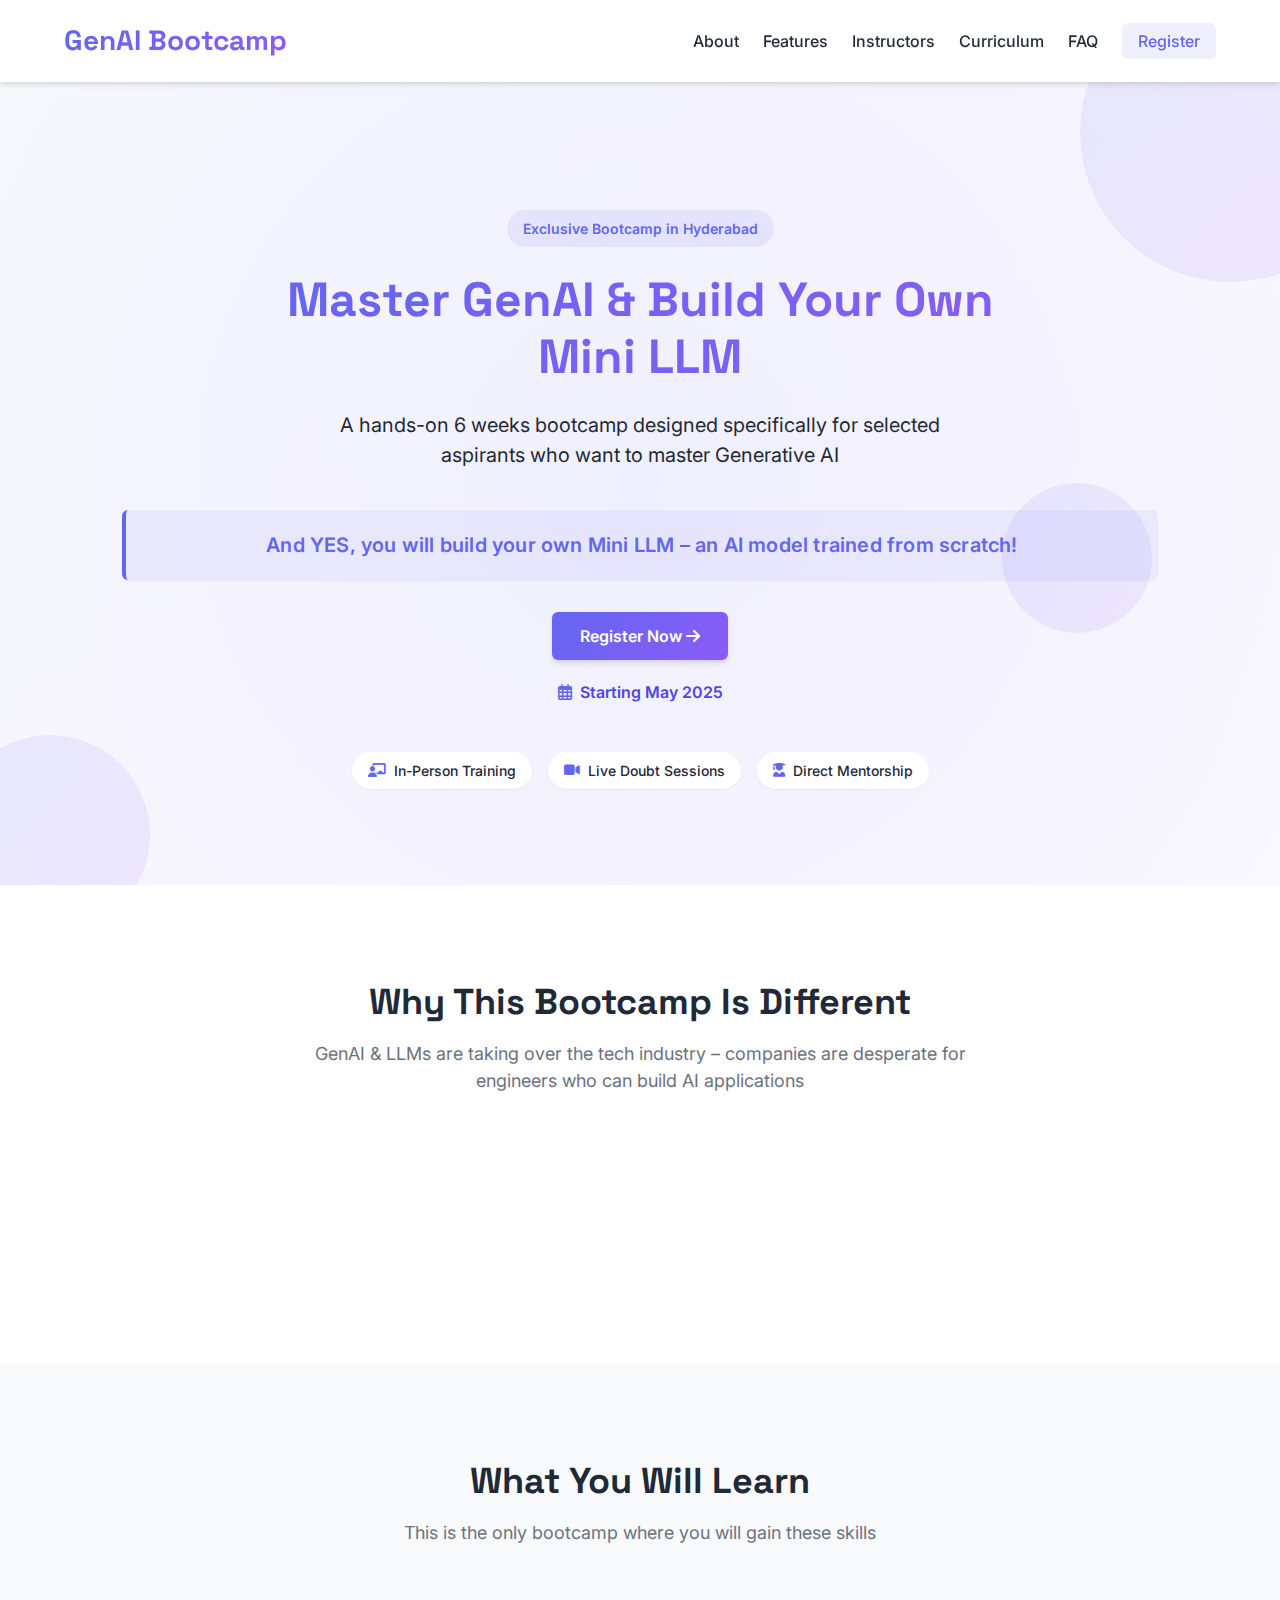
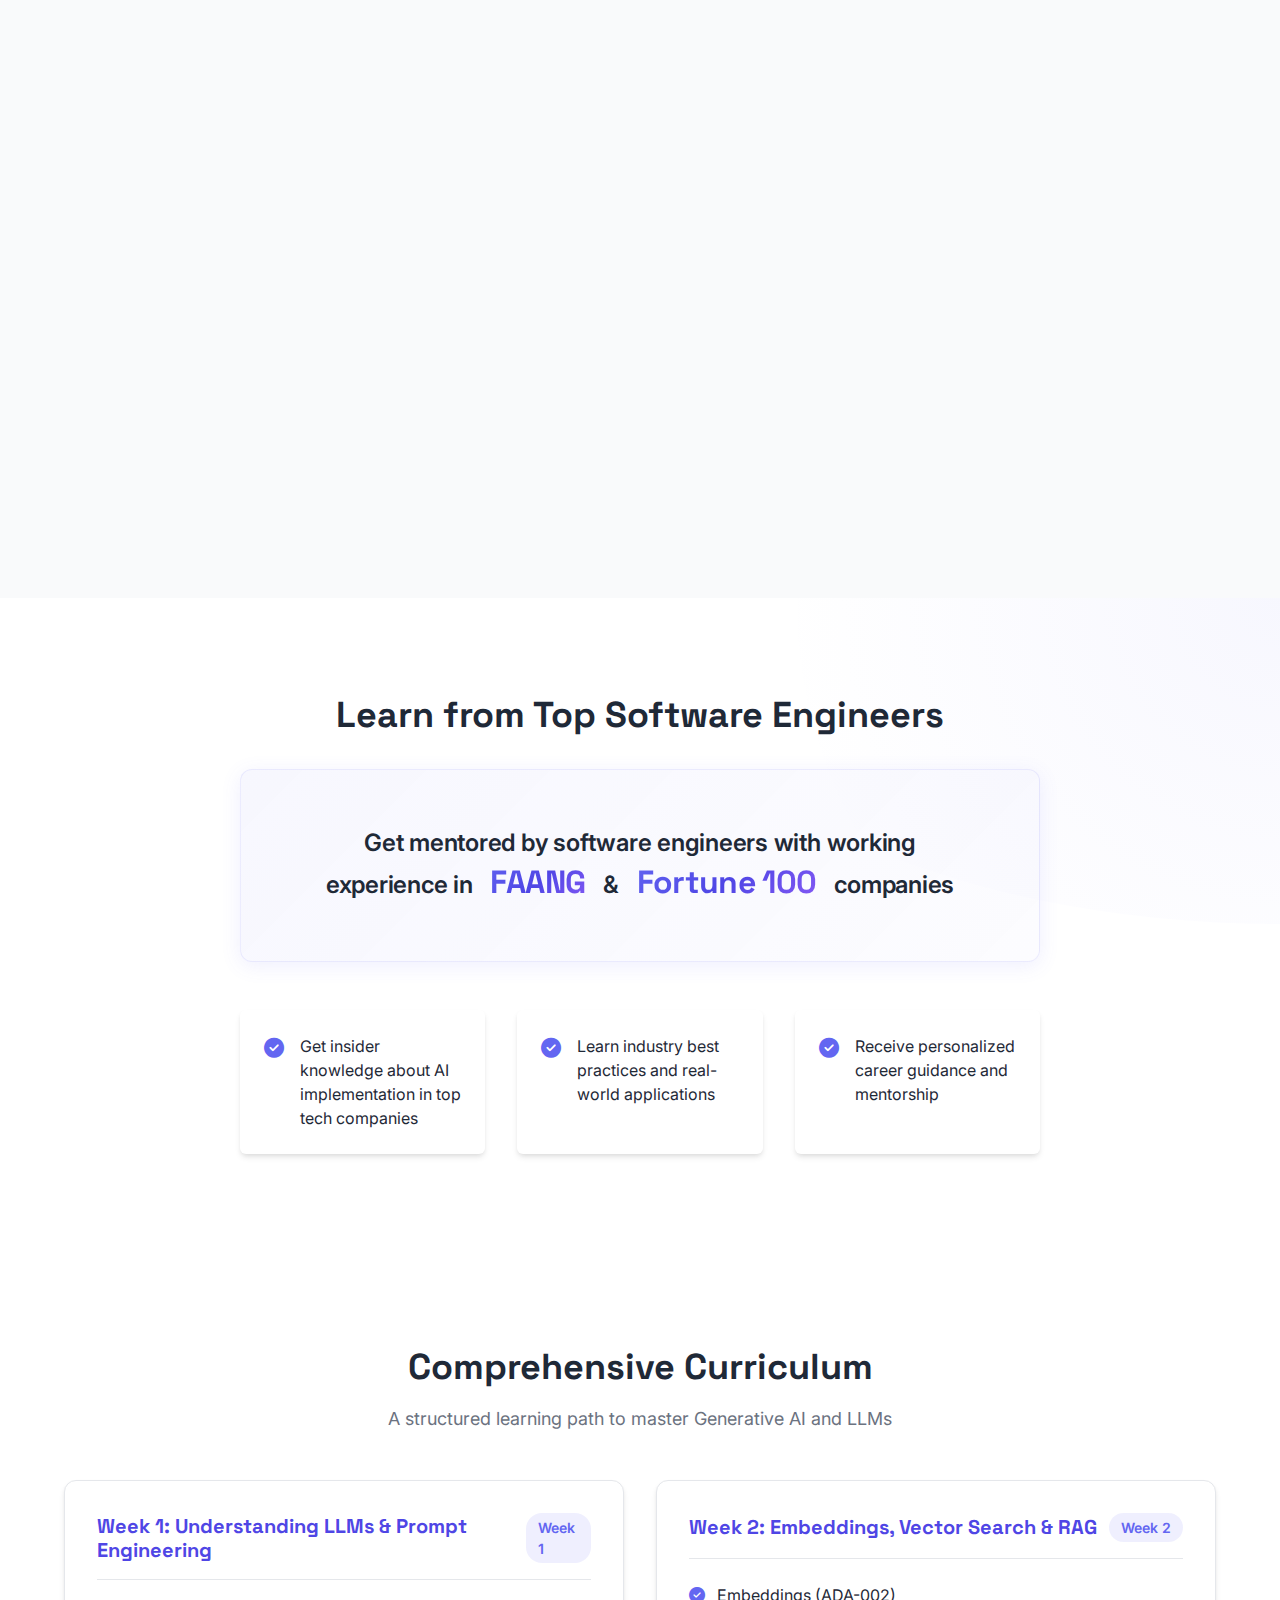
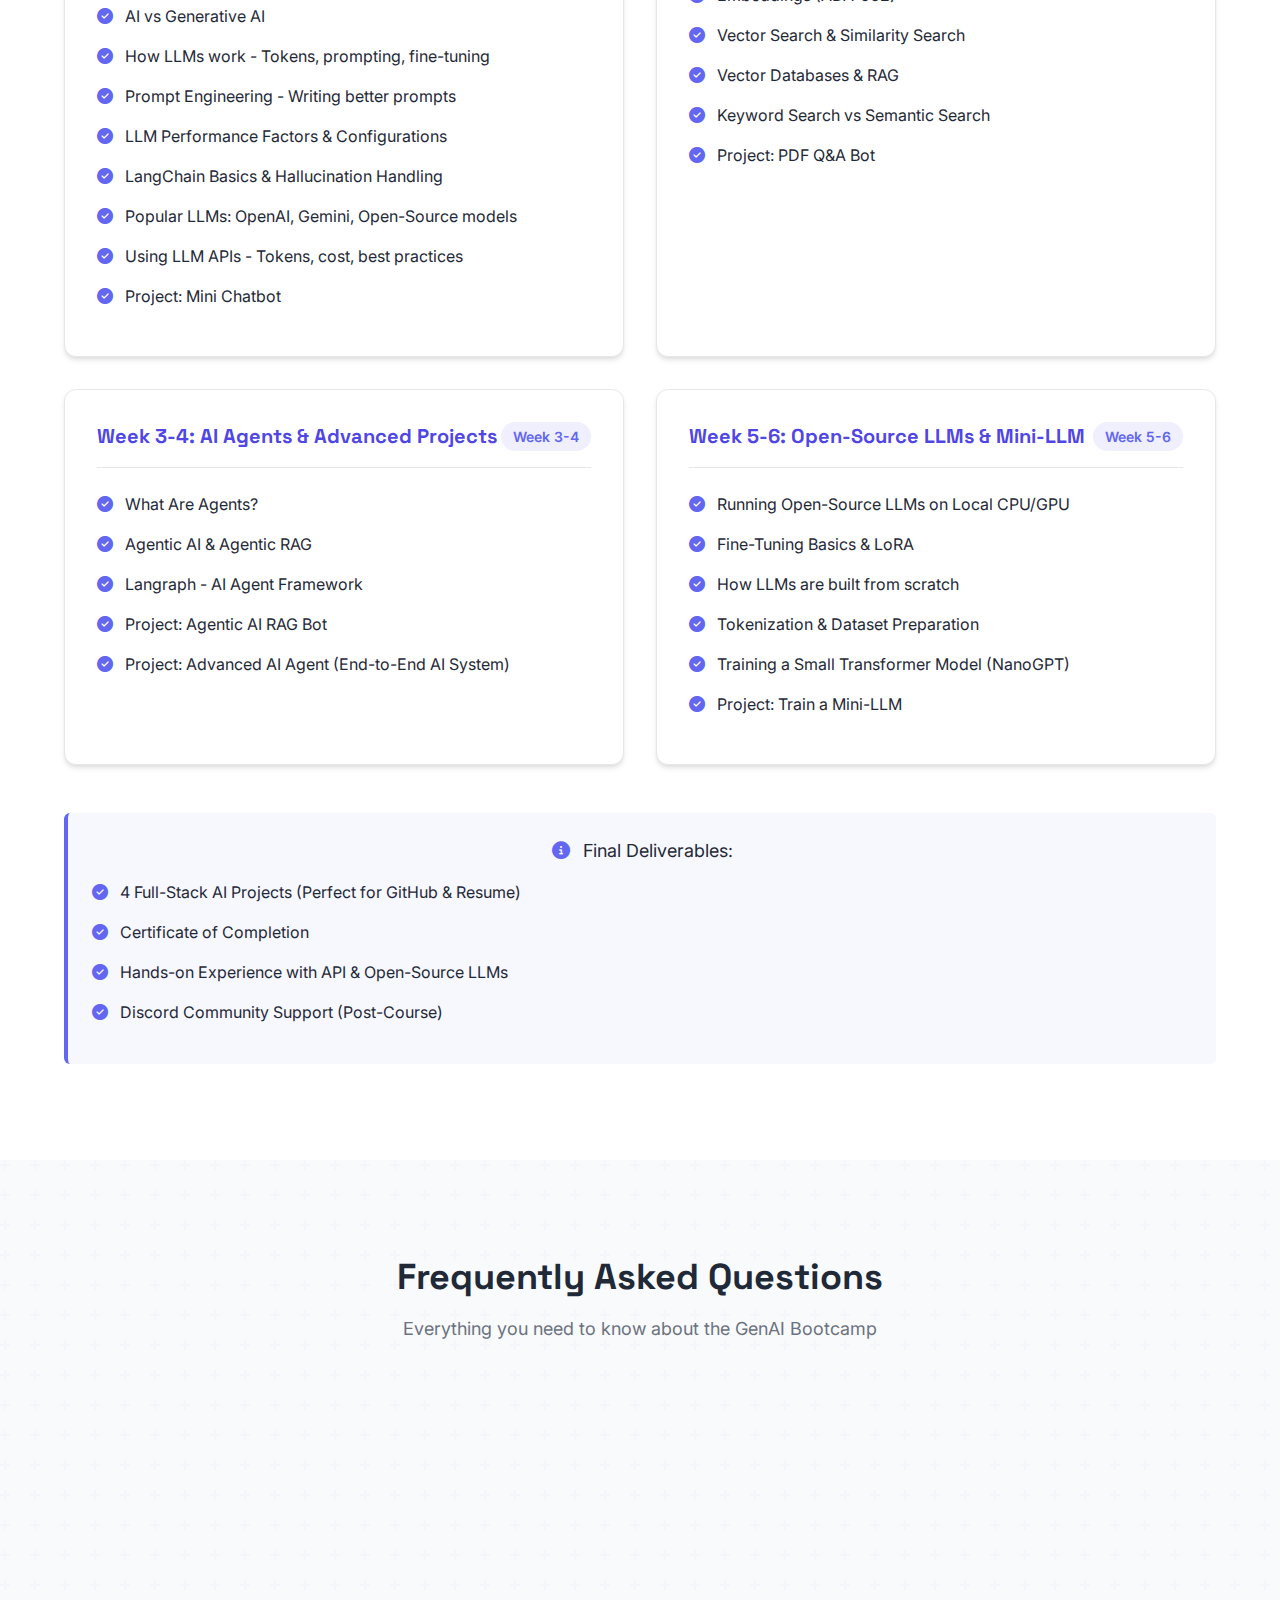
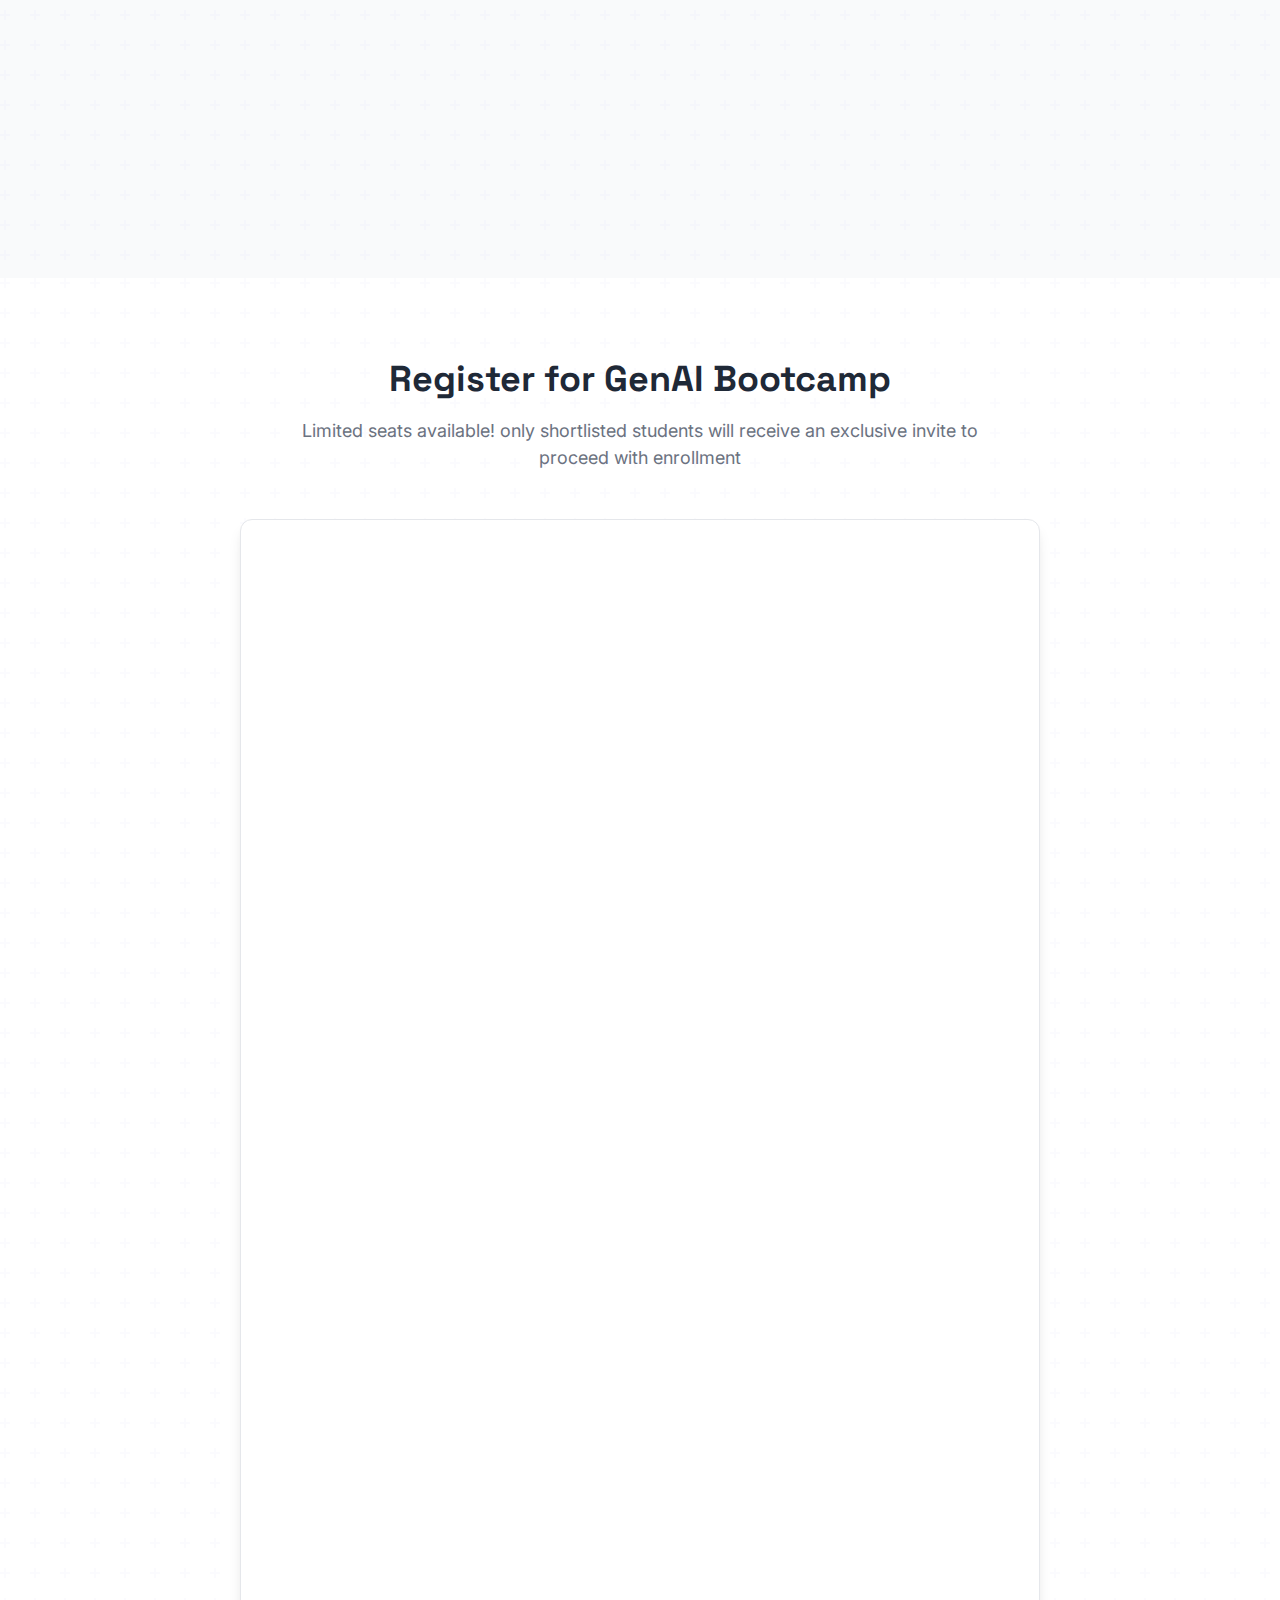
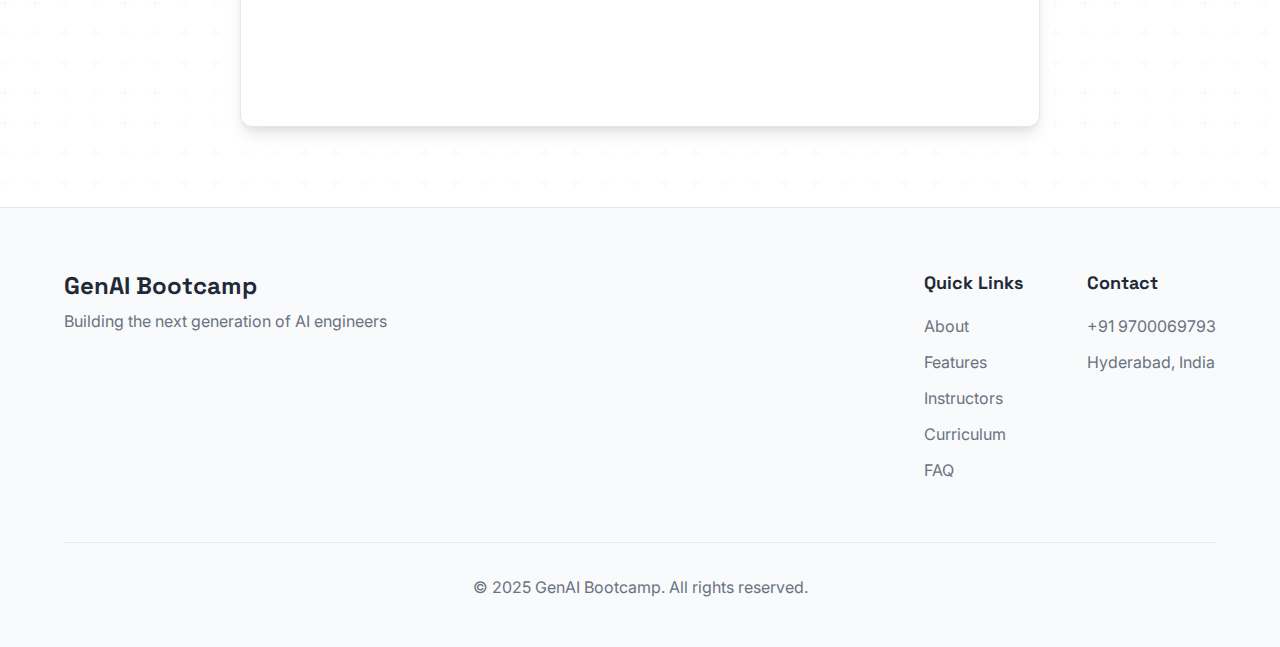
<file: index.html>
<!DOCTYPE html>
<html lang="en">
<head>
    <meta charset="UTF-8">
    <meta name="viewport" content="width=device-width, initial-scale=1.0">
    <meta name="description" content="Generative AI Workshop for selected aspirants - Learn AI fundamentals, build your own Mini LLM, and master practical applications">
    <title>GenAI Bootcamp - Build Your Own Mini LLM | Hyderabad</title>
    <link rel="stylesheet" href="assets/css/styles.css">
    <link rel="preconnect" href="https://fonts.googleapis.com">
    <link rel="preconnect" href="https://fonts.gstatic.com" crossorigin>
    <link href="https://fonts.googleapis.com/css2?family=Inter:wght@300;400;500;600;700&family=Space+Grotesk:wght@400;500;600;700&display=swap" rel="stylesheet">
    <!-- Favicon -->
    <link rel="icon" href="assets/images/favicon.svg" type="image/svg+xml">
    <link rel="icon" href="assets/images/favicon.ico" sizes="any">
    <!-- Font Awesome for icons -->
    <link rel="stylesheet" href="https://cdnjs.cloudflare.com/ajax/libs/font-awesome/6.4.0/css/all.min.css">
</head>
<body>
    <header class="header">
        <div class="container">
            <div class="header__logo">
                <h1>GenAI Bootcamp</h1>
            </div>
            <nav class="header__nav">
                <ul class="nav__list">
                    <li class="nav__item"><a href="#about" class="nav__link">About</a></li>
                    <li class="nav__item"><a href="#features" class="nav__link">Features</a></li>
                    <li class="nav__item"><a href="#instructors" class="nav__link">Instructors</a></li>
                    <li class="nav__item"><a href="#curriculum" class="nav__link">Curriculum</a></li>
                    <li class="nav__item"><a href="#faq" class="nav__link">FAQ</a></li>
                    <li class="nav__item"><a href="#survey" class="nav__link nav__link--cta">Register</a></li>
                </ul>
                <button class="mobile-nav-toggle" aria-label="Toggle navigation menu">
                    <span></span>
                    <span></span>
                    <span></span>
                </button>
            </nav>
        </div>
    </header>

    <main>
        <!-- Hero Section -->
        <section class="hero">
            <div class="container">
                <div class="hero__content">
                    <span class="hero__badge">Exclusive Bootcamp in Hyderabad</span>
                    <h2 class="hero__title">Master GenAI & Build Your Own Mini LLM</h2>
                    <p class="hero__subtitle">A hands-on 6 weeks bootcamp designed specifically for selected aspirants who want to master Generative AI</p>
                    <p class="highlight-text">And YES, you will build your own Mini LLM – an AI model trained from scratch!</p>
                    <div class="hero__cta">
                        <a href="#survey" class="btn btn--primary">Register Now <i class="fas fa-arrow-right"></i></a>
                        <p class="hero__date"><i class="far fa-calendar-alt"></i> Starting May 2025</p>
                    </div>
                    <div class="hero__features">
                        <div class="feature-tag"><i class="fas fa-chalkboard-teacher"></i> In-Person Training</div>
                        <div class="feature-tag"><i class="fas fa-video"></i> Live Doubt Sessions</div>
                        <div class="feature-tag"><i class="fas fa-user-graduate"></i> Direct Mentorship</div>
                    </div>
                </div>
            </div>
            <div class="hero__decoration">
                <div class="circle circle--1"></div>
                <div class="circle circle--2"></div>
                <div class="circle circle--3"></div>
            </div>
        </section>

        <!-- About Section -->
        <section id="about" class="about">
            <div class="container">
                <h2 class="section__title">Why This Bootcamp Is Different</h2>
                <p class="section__subtitle">GenAI & LLMs are taking over the tech industry – companies are desperate for engineers who can build AI applications</p>
                
                <div class="about__content">
                    <div class="about__text">
                        <p>This <strong>6 weeks hands-on bootcamp</strong> is designed to give you <strong>REAL AI SKILLS</strong>, <strong>INDUSTRY SECRETS</strong>, and <strong>PERSONAL GUIDANCE FROM EXPERTS</strong> – everything you need to <strong>break into AI and stand out in your career.</strong></p>
                    </div>
                </div>
            </div>
        </section>

        <!-- Features Section -->
        <section id="features" class="features">
            <div class="container">
                <h2 class="section__title">What You Will Learn</h2>
                <p class="section__subtitle">This is the only bootcamp where you will gain these skills</p>
                
                <div class="features__grid">
                    <div class="feature-card">
                        <div class="feature-card__icon">
                            <i class="fas fa-brain"></i>
                        </div>
                        <h3 class="feature-card__title">Master LLMs & RAG</h3>
                        <p class="feature-card__desc">Learn advanced techniques in LLMs, RAG, and AI Agents</p>
                    </div>
                    <div class="feature-card">
                        <div class="feature-card__icon">
                            <i class="fas fa-robot"></i>
                        </div>
                        <h3 class="feature-card__title">Train a Mini LLM</h3>
                        <p class="feature-card__desc">Understand how AI models are built & fine-tuned from the ground up</p>
                    </div>
                    
                    <div class="feature-card">
                        <div class="feature-card__icon">
                            <i class="fas fa-code"></i>
                        </div>
                        <h3 class="feature-card__title">Cutting-Edge Projects</h3>
                        <p class="feature-card__desc">Work on real AI projects, not just watch lectures</p>
                    </div>
                    
                    <div class="feature-card">
                        <div class="feature-card__icon">
                            <i class="fas fa-rocket"></i>
                        </div>
                        <h3 class="feature-card__title">Deploy AI Apps</h3>
                        <p class="feature-card__desc">Build and deploy your own AI applications</p>
                    </div>
                    
                    <div class="feature-card">
                        <div class="feature-card__icon">
                            <i class="fas fa-users"></i>
                        </div>
                        <h3 class="feature-card__title">1:1 Industry Guidance</h3>
                        <p class="feature-card__desc">Get personal guidance from engineers at FAANG & Fortune 100</p>
                    </div>
                    
                    <div class="feature-card">
                        <div class="feature-card__icon">
                            <i class="fas fa-file-alt"></i>
                        </div>
                        <h3 class="feature-card__title">Resume Hacks</h3>
                        <p class="feature-card__desc">Learn resume hacks & interview strategies for AI roles</p>
                    </div>
                    
                   
                    
                    
                </div>
            </div>
        </section>

        <!-- Instructors Section -->
        <section id="instructors" class="instructors">
            <div class="container">
                <h2 class="section__title">Learn from Top Software Engineers</h2>
                <div class="jazzy-highlight">
                    <p class="jazzy-text">Get mentored by software engineers with working experience in <span class="company-highlight">FAANG</span> & <span class="company-highlight">Fortune 100</span> companies</p>
                </div>
                
                <div class="instructors__benefits" style="display: flex; justify-content: space-between; gap: 2rem; margin-top: 3rem;">
                    <div class="benefit-item" style="flex: 1;">
                        <i class="fas fa-check-circle"></i>
                        <p>Get insider knowledge about AI implementation in top tech companies</p>
                    </div>
                    <div class="benefit-item" style="flex: 1;">
                        <i class="fas fa-check-circle"></i>
                        <p>Learn industry best practices and real-world applications</p>
                    </div>
                    <div class="benefit-item" style="flex: 1;">
                        <i class="fas fa-check-circle"></i>
                        <p>Receive personalized career guidance and mentorship</p>
                    </div>
                </div>
            </div>
        </section>

        <!-- Curriculum Section -->
        <section id="curriculum" class="curriculum">
            <div class="container">
                <h2 class="section__title">Comprehensive Curriculum</h2>
                <p class="section__subtitle">A structured learning path to master Generative AI and LLMs</p>
                
                <div class="curriculum__grid">
                    <div class="curriculum-module">
                        <div class="module__header">
                            <h3 class="module__title">Week 1: Understanding LLMs & Prompt Engineering</h3>
                            <span class="module__duration">Week 1</span>
                        </div>
                        <ul class="module__topics">
                            <li><i class="fas fa-check-circle"></i> AI vs Generative AI</li>
                            <li><i class="fas fa-check-circle"></i> How LLMs work - Tokens, prompting, fine-tuning</li>
                            <li><i class="fas fa-check-circle"></i> Prompt Engineering - Writing better prompts</li>
                            <li><i class="fas fa-check-circle"></i> LLM Performance Factors & Configurations</li>
                            <li><i class="fas fa-check-circle"></i> LangChain Basics & Hallucination Handling</li>
                            <li><i class="fas fa-check-circle"></i> Popular LLMs: OpenAI, Gemini, Open-Source models</li>
                            <li><i class="fas fa-check-circle"></i> Using LLM APIs - Tokens, cost, best practices</li>
                            <li><i class="fas fa-check-circle"></i> Project: Mini Chatbot</li>
                        </ul>
                    </div>
                    
                    <div class="curriculum-module">
                        <div class="module__header">
                            <h3 class="module__title">Week 2: Embeddings, Vector Search & RAG</h3>
                            <span class="module__duration">Week 2</span>
                        </div>
                        <ul class="module__topics">
                            <li><i class="fas fa-check-circle"></i> Embeddings (ADA-002)</li>
                            <li><i class="fas fa-check-circle"></i> Vector Search & Similarity Search</li>
                            <li><i class="fas fa-check-circle"></i> Vector Databases & RAG</li>
                            <li><i class="fas fa-check-circle"></i> Keyword Search vs Semantic Search</li>
                            <li><i class="fas fa-check-circle"></i> Project: PDF Q&A Bot</li>
                        </ul>
                    </div>
                    
                    <div class="curriculum-module">
                        <div class="module__header">
                            <h3 class="module__title">Week 3-4: AI Agents & Advanced Projects</h3>
                            <span class="module__duration">Week 3-4</span>
                        </div>
                        <ul class="module__topics">
                            <li><i class="fas fa-check-circle"></i> What Are Agents?</li>
                            <li><i class="fas fa-check-circle"></i> Agentic AI & Agentic RAG</li>
                            <li><i class="fas fa-check-circle"></i> Langraph - AI Agent Framework</li>
                            <li><i class="fas fa-check-circle"></i> Project: Agentic AI RAG Bot</li>
                            <li><i class="fas fa-check-circle"></i> Project: Advanced AI Agent (End-to-End AI System)</li>
                        </ul>
                    </div>
                    
                    <div class="curriculum-module">
                        <div class="module__header">
                            <h3 class="module__title">Week 5-6: Open-Source LLMs & Mini-LLM</h3>
                            <span class="module__duration">Week 5-6</span>
                        </div>
                        <ul class="module__topics">
                            <li><i class="fas fa-check-circle"></i> Running Open-Source LLMs on Local CPU/GPU</li>
                            <li><i class="fas fa-check-circle"></i> Fine-Tuning Basics & LoRA</li>
                            <li><i class="fas fa-check-circle"></i> How LLMs are built from scratch</li>
                            <li><i class="fas fa-check-circle"></i> Tokenization & Dataset Preparation</li>
                            <li><i class="fas fa-check-circle"></i> Training a Small Transformer Model (NanoGPT)</li>
                            <li><i class="fas fa-check-circle"></i> Project: Train a Mini-LLM</li>
                        </ul>
                    </div>
                </div>
                
                <div class="curriculum__note">
                    <p><i class="fas fa-info-circle"></i> Final Deliverables:</p>
                    <ul class="module__topics" style="margin-top: 1rem;">
                        <li><i class="fas fa-check-circle"></i> 4 Full-Stack AI Projects (Perfect for GitHub & Resume)</li>
                        <li><i class="fas fa-check-circle"></i> Certificate of Completion</li>
                        <li><i class="fas fa-check-circle"></i> Hands-on Experience with API & Open-Source LLMs</li>
                        <li><i class="fas fa-check-circle"></i> Discord Community Support (Post-Course)</li>
                    </ul>
                </div>
            </div>
        </section>

        <!-- FAQ Section -->
        <section id="faq" class="faq">
            <div class="container">
                <h2 class="section__title">Frequently Asked Questions</h2>
                <p class="section__subtitle">Everything you need to know about the GenAI Bootcamp</p>
                
                <div class="faq__grid">
                    <div class="faq-item">
                        <div class="faq-item__question">
                            <h3>What will I learn in this bootcamp?</h3>
                            <span class="faq-toggle"><i class="fas fa-plus"></i></span>
                        </div>
                        <div class="faq-item__answer">
                            <p>You'll learn how to build and train a Mini LLM from scratch, work on cutting-edge AI projects, master LLMs, RAG, and AI Agents, and gain practical skills in deploying AI applications. The bootcamp focuses on hands-on learning with real-world applications.</p>
                        </div>
                    </div>
                    
                    <div class="faq-item">
                        <div class="faq-item__question">
                            <h3>Do I need prior AI experience?</h3>
                            <span class="faq-toggle"><i class="fas fa-plus"></i></span>
                        </div>
                        <div class="faq-item__answer">
                            <p>Basic programming knowledge is recommended, but no specific AI experience is required. The bootcamp is designed to take you from fundamentals to advanced concepts in a structured way.</p>
                        </div>
                    </div>
                    
                    <div class="faq-item">
                        <div class="faq-item__question">
                            <h3>What is the schedule like?</h3>
                            <span class="faq-toggle"><i class="fas fa-plus"></i></span>
                        </div>
                        <div class="faq-item__answer">
                            <p>The bootcamp includes 2 in-person classes per week and 2 online doubt-clearing sessions per week. The total duration is 6 weeks, starting May 2025.</p>
                        </div>
                    </div>
                    
                    <div class="faq-item">
                        <div class="faq-item__question">
                            <h3>Will I get a certificate?</h3>
                            <span class="faq-toggle"><i class="fas fa-plus"></i></span>
                        </div>
                        <div class="faq-item__answer">
                            <p>Yes, you'll receive a certificate of completion after successfully finishing the bootcamp and all required projects.</p>
                        </div>
                    </div>
                    
                    <div class="faq-item">
                        <div class="faq-item__question">
                            <h3>How is this different from online courses?</h3>
                            <span class="faq-toggle"><i class="fas fa-plus"></i></span>
                        </div>
                        <div class="faq-item__answer">
                            <p>Unlike most online courses, this bootcamp offers direct mentorship from industry professionals, hands-on project work, and personalized career guidance. You'll build a real Mini LLM from scratch, not just watch lectures.</p>
                        </div>
                    </div>
                    
                    <div class="faq-item">
                        <div class="faq-item__question">
                            <h3>What hardware/software do I need?</h3>
                            <span class="faq-toggle"><i class="fas fa-plus"></i></span>
                        </div>
                        <div class="faq-item__answer">
                            <p>You'll need a laptop with at least 8GB RAM. All necessary software and tools will be provided during the bootcamp. For the more intensive model training, we'll provide cloud resources.</p>
                        </div>
                    </div>
                    <div class="faq-item">
                        <div class="faq-item__question">
                            <h3>What is the eligibility criteria for this bootcamp?</h3>
                            <span class="faq-toggle"><i class="fas fa-plus"></i></span>
                        </div>
                        <div class="faq-item__answer">
                            <p>Our focus is on quality over quantity. We are selecting only serious aspirants who are ready to invest in their skills and future.</p>
                        </div>
                    </div>
                    <div class="faq-item">
                        <div class="faq-item__question">
                            <h3>What is the price structure for this bootcamp?</h3>
                            <span class="faq-toggle"><i class="fas fa-plus"></i></span>
                        </div>
                        <div class="faq-item__answer">
                            <p> We are finalizing the details based on the number of students and the preferred format (online vs offline) .</p>
                        </div>
                    </div>
                </div>
            </div>
        </section>

        <!-- Survey Form Section -->
        <section id="survey" class="survey">
            <div class="container">
                <h2 class="section__title">Register for GenAI Bootcamp</h2>
                <p class="section__subtitle">Limited seats available! only shortlisted students will receive an exclusive invite to proceed with enrollment</p>
                <div class="survey__container">
                    <!-- Google Form will be embedded here -->
                    <p class="survey__loading">Loading form...</p>
                </div>
            </div>
        </section>
    </main>

    <footer class="footer">
        <div class="container">
            <div class="footer__content">
                <div class="footer__logo">
                    <h3>GenAI Bootcamp</h3>
                    <p>Building the next generation of AI engineers</p>
                </div>
                <div class="footer__links">
                    <div class="footer__column">
                        <h4>Quick Links</h4>
                        <ul>
                            <li><a href="#about">About</a></li>
                            <li><a href="#features">Features</a></li>
                            <li><a href="#instructors">Instructors</a></li>
                            <li><a href="#curriculum">Curriculum</a></li>
                            <li><a href="#faq">FAQ</a></li>
                        </ul>
                    </div>
                    <div class="footer__column">
                        <h4>Contact</h4>
                        <ul>
                            <!-- <li><a href="mailto:info@genaiworkshop.com">info@genaiworkshop.com</a></li> -->
                            <li><a href="tel:+919700069793">+91 9700069793</a></li>
                            <li>Hyderabad, India</li>
                        </ul>
                    </div>
                </div>
            </div>
            <div class="footer__bottom">
                <p>&copy; 2025 GenAI Bootcamp. All rights reserved.</p>
            </div>
        </div>
    </footer>

    <script src="assets/js/main.js"></script>
</body>
</html>
</file>
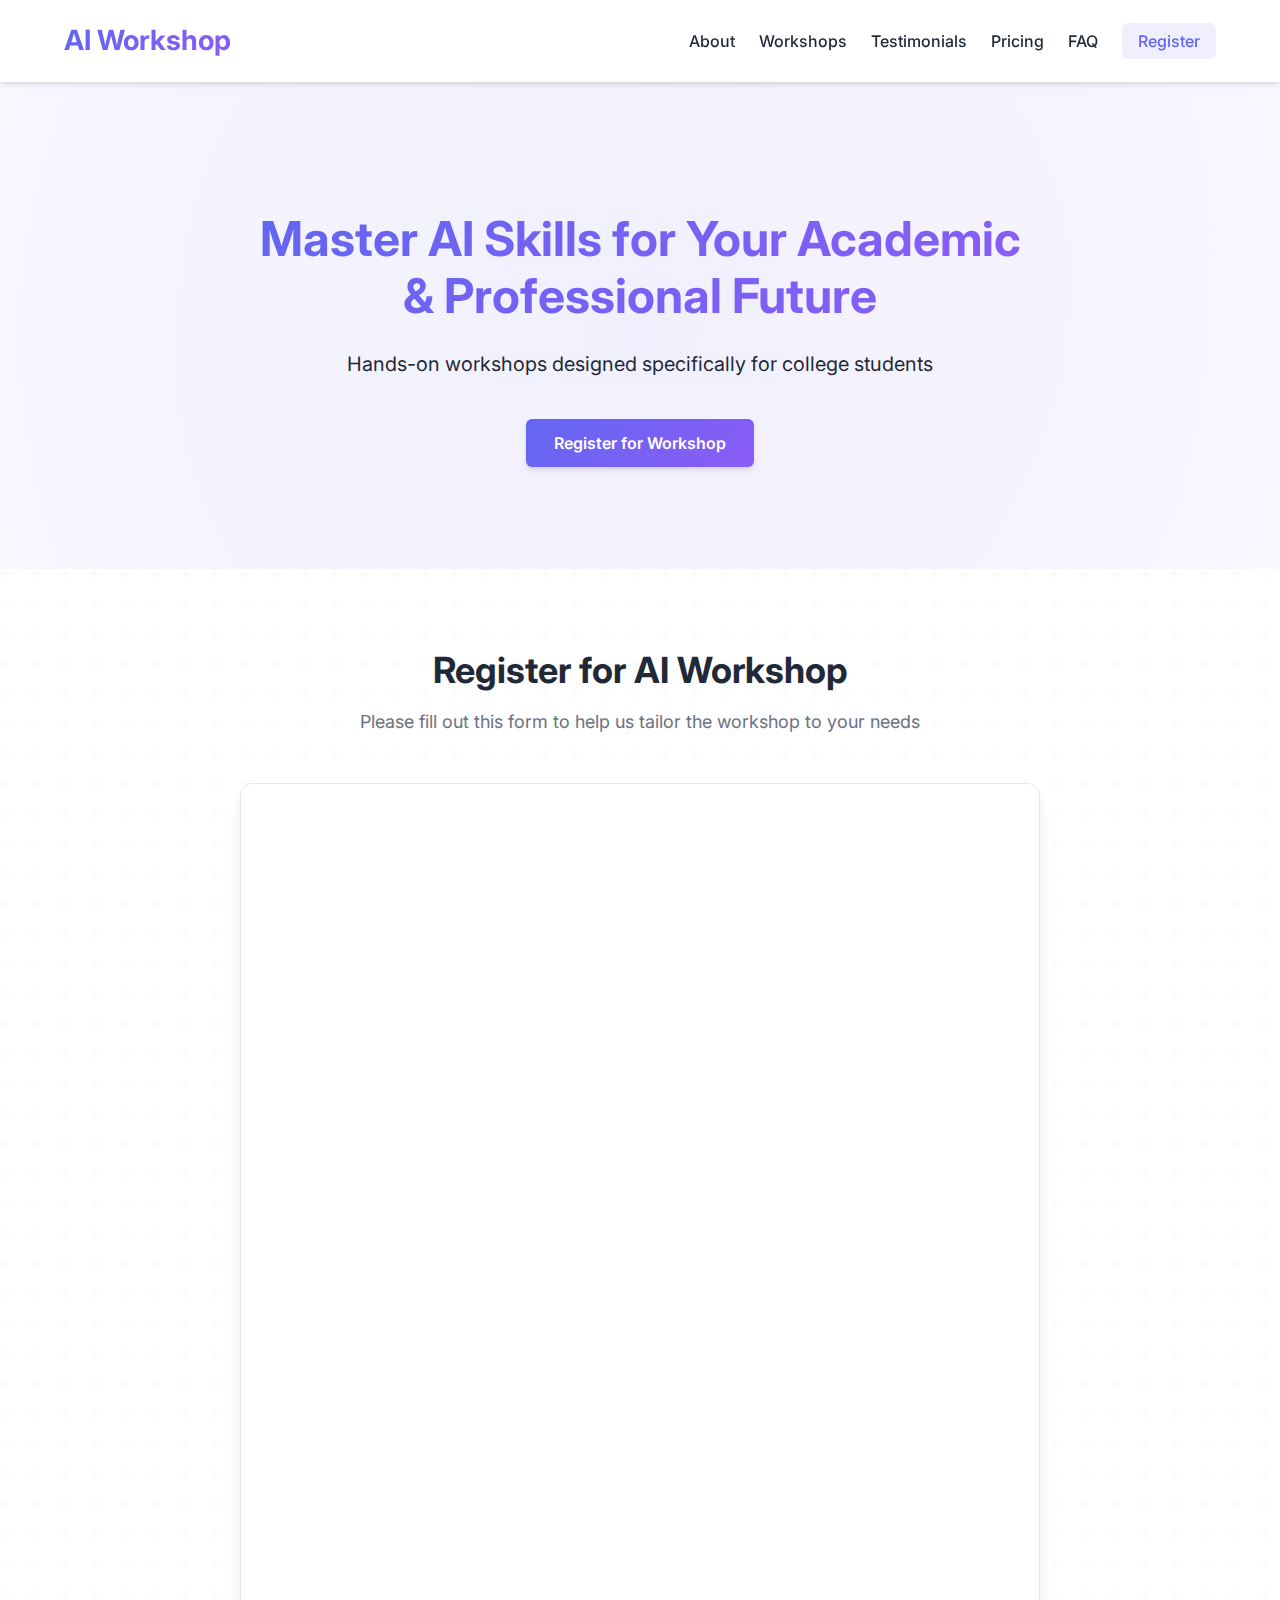
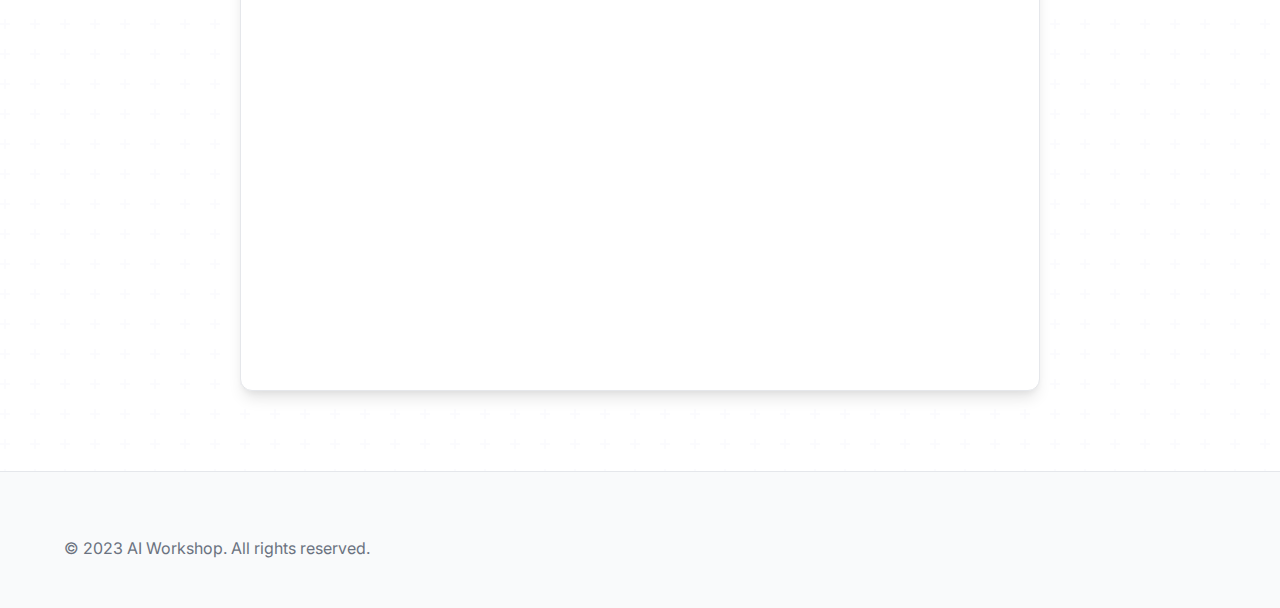
<file: page.html>
<!DOCTYPE html>
<html lang="en">
<head>
    <meta charset="UTF-8">
    <meta name="viewport" content="width=device-width, initial-scale=1.0">
    <meta name="description" content="AI Workshop for college students - Learn AI fundamentals, prompt engineering, and practical applications">
    <title>AI Workshop - Empowering College Students with AI Skills</title>
    <link rel="stylesheet" href="assets/css/styles.css">
    <link rel="preconnect" href="https://fonts.googleapis.com">
    <link rel="preconnect" href="https://fonts.gstatic.com" crossorigin>
    <link href="https://fonts.googleapis.com/css2?family=Inter:wght@300;400;500;600;700&display=swap" rel="stylesheet">
</head>
<body>
    <header class="header">
        <div class="container">
            <div class="header__logo">
                <h1>AI Workshop</h1>
            </div>
            <nav class="header__nav">
                <ul class="nav__list">
                    <li class="nav__item"><a href="#about" class="nav__link">About</a></li>
                    <li class="nav__item"><a href="#workshops" class="nav__link">Workshops</a></li>
                    <li class="nav__item"><a href="#testimonials" class="nav__link">Testimonials</a></li>
                    <li class="nav__item"><a href="#pricing" class="nav__link">Pricing</a></li>
                    <li class="nav__item"><a href="#faq" class="nav__link">FAQ</a></li>
                    <li class="nav__item"><a href="#survey" class="nav__link nav__link--cta">Register</a></li>
                </ul>
            </nav>
        </div>
    </header>

    <main>
        <!-- Hero Section -->
        <section class="hero">
            <div class="container">
                <div class="hero__content">
                    <h2 class="hero__title">Master AI Skills for Your Academic & Professional Future</h2>
                    <p class="hero__subtitle">Hands-on workshops designed specifically for college students</p>
                    <a href="#survey" class="btn btn--primary">Register for Workshop</a>
                </div>
            </div>
        </section>

        <!-- Survey Form Section -->
        <section id="survey" class="survey">
            <div class="container">
                <h2 class="section__title">Register for AI Workshop</h2>
                <p class="section__subtitle">Please fill out this form to help us tailor the workshop to your needs</p>
                <div class="survey__container">
                    <!-- Google Form will be embedded here -->
                    <p class="survey__loading">Loading form...</p>
                </div>
            </div>
        </section>
    </main>

    <footer class="footer">
        <div class="container">
            <p>&copy; 2023 AI Workshop. All rights reserved.</p>
        </div>
    </footer>

    <script src="assets/js/main.js"></script>
</body>
</html>
</file>
<file: assets/css/styles.css>
/* Base Styles and Variables */
:root {
    /* Updated AI-themed color palette */
    --color-primary: #6366F1; /* Indigo for AI theme */
    --color-primary-dark: #4F46E5;
    --color-secondary: #8B5CF6; /* Purple for tech feel */
    --color-accent: #10B981; /* Teal accent */
    --color-gradient-start: #6366F1;
    --color-gradient-end: #8B5CF6;
    --color-text: #1F2937;
    --color-text-light: #6B7280;
    --color-background: #FFFFFF;
    --color-background-alt: #F9FAFB;
    --color-background-dark: #111827;
    --color-border: #E5E7EB;
    --font-family-body: 'Inter', sans-serif;
    --font-family-heading: 'Space Grotesk', 'Inter', sans-serif;
    --shadow-sm: 0 1px 2px 0 rgba(0, 0, 0, 0.05);
    --shadow: 0 4px 6px -1px rgba(0, 0, 0, 0.1), 0 2px 4px -1px rgba(0, 0, 0, 0.06);
    --shadow-lg: 0 10px 15px -3px rgba(0, 0, 0, 0.1), 0 4px 6px -2px rgba(0, 0, 0, 0.05);
    --shadow-xl: 0 20px 25px -5px rgba(0, 0, 0, 0.1), 0 10px 10px -5px rgba(0, 0, 0, 0.04);
    --border-radius: 0.375rem;
    --border-radius-lg: 0.75rem;
    --transition-base: all 0.3s ease;
}

/* Reset and Base Styles */
* {
    margin: 0;
    padding: 0;
    box-sizing: border-box;
}

html {
    scroll-behavior: smooth;
}

body {
    font-family: var(--font-family-body);
    color: var(--color-text);
    line-height: 1.5;
    background-color: var(--color-background);
}

.container {
    width: 100%;
    max-width: 1200px;
    margin: 0 auto;
    padding: 0 1.5rem;
}

/* Typography */
h1, h2, h3, h4, h5, h6 {
    font-family: var(--font-family-heading);
    font-weight: 700;
    line-height: 1.2;
    margin-bottom: 1rem;
}

p {
    margin-bottom: 1rem;
}

a {
    color: var(--color-primary);
    text-decoration: none;
    transition: var(--transition-base);
}

a:hover {
    color: var(--color-primary-dark);
}

/* Buttons */
.btn {
    display: inline-block;
    padding: 0.75rem 1.75rem;
    border-radius: var(--border-radius);
    font-weight: 600;
    text-align: center;
    cursor: pointer;
    transition: var(--transition-base);
    position: relative;
    overflow: hidden;
    z-index: 1;
}

.btn--primary {
    background: linear-gradient(135deg, var(--color-gradient-start), var(--color-gradient-end));
    color: white;
    border: none;
    box-shadow: var(--shadow);
}

.btn--primary:hover {
    transform: translateY(-2px);
    box-shadow: var(--shadow-lg);
}

.btn--primary::after {
    content: '';
    position: absolute;
    top: 0;
    left: 0;
    width: 100%;
    height: 100%;
    background: linear-gradient(135deg, var(--color-gradient-end), var(--color-gradient-start));
    z-index: -1;
    opacity: 0;
    transition: opacity 0.3s ease;
}

.btn--primary:hover::after {
    opacity: 1;
}

/* Header */
.header {
    padding: 1.5rem 0;
    background-color: rgba(255, 255, 255, 0.95);
    backdrop-filter: blur(10px);
    box-shadow: var(--shadow);
    position: sticky;
    top: 0;
    z-index: 100;
}

.header .container {
    display: flex;
    justify-content: space-between;
    align-items: center;
}

.header__logo h1 {
    font-size: 1.75rem;
    margin-bottom: 0;
    background: linear-gradient(135deg, var(--color-gradient-start), var(--color-gradient-end));
    -webkit-background-clip: text;
    -webkit-text-fill-color: transparent;
    background-clip: text;
}

.nav__list {
    display: flex;
    list-style: none;
    gap: 1.5rem;
}

.nav__link {
    color: var(--color-text);
    font-weight: 500;
    position: relative;
}

.nav__link::after {
    content: '';
    position: absolute;
    bottom: -4px;
    left: 0;
    width: 0;
    height: 2px;
    background: linear-gradient(135deg, var(--color-gradient-start), var(--color-gradient-end));
    transition: width 0.3s ease;
}

.nav__link:hover::after {
    width: 100%;
}

.nav__link--cta {
    color: var(--color-primary);
    padding: 0.5rem 1rem;
    border-radius: var(--border-radius);
    background-color: rgba(99, 102, 241, 0.1);
    transition: var(--transition-base);
}

.nav__link--cta:hover {
    background-color: rgba(99, 102, 241, 0.2);
}

.mobile-nav-toggle {
    display: none;
    background: none;
    border: none;
    cursor: pointer;
    padding: 0.5rem;
}

.mobile-nav-toggle span {
    display: block;
    width: 25px;
    height: 3px;
    background-color: var(--color-text);
    margin: 5px 0;
    border-radius: 3px;
    transition: var(--transition-base);
}

/* Hero Section */
.hero {
    padding: 8rem 0 6rem;
    background: linear-gradient(135deg, rgba(99, 102, 241, 0.05), rgba(139, 92, 246, 0.05));
    text-align: center;
    position: relative;
    overflow: hidden;
}

.hero::before {
    content: '';
    position: absolute;
    top: -50%;
    left: -50%;
    width: 200%;
    height: 200%;
    background: radial-gradient(circle, rgba(99, 102, 241, 0.05) 0%, transparent 50%);
    animation: pulse 15s infinite linear;
}

@keyframes pulse {
    0% {
        transform: rotate(0deg);
    }
    100% {
        transform: rotate(360deg);
    }
}

.hero__content {
    position: relative;
    z-index: 1;
}

.hero__badge {
    display: inline-block;
    padding: 0.5rem 1rem;
    background-color: rgba(99, 102, 241, 0.1);
    color: var(--color-primary);
    border-radius: 2rem;
    font-weight: 600;
    font-size: 0.875rem;
    margin-bottom: 1.5rem;
}

.hero__title {
    font-size: 3rem;
    margin-bottom: 1.5rem;
    max-width: 800px;
    margin-left: auto;
    margin-right: auto;
    background: linear-gradient(135deg, var(--color-gradient-start), var(--color-gradient-end));
    -webkit-background-clip: text;
    -webkit-text-fill-color: transparent;
    background-clip: text;
}

.hero__subtitle {
    font-size: 1.25rem;
    color: var(--color-text);
    margin-bottom: 2.5rem;
    max-width: 600px;
    margin-left: auto;
    margin-right: auto;
}

.hero__cta {
    display: flex;
    flex-direction: column;
    align-items: center;
    margin-top: 2rem;
    text-align: center;
}

.hero__date {
    margin-top: 1.25rem;
    color: var(--color-primary-dark);
    font-size: 1rem;
    font-weight: 600;
    display: inline-flex;
    align-items: center;
    justify-content: center;
}

.hero__date i {
    margin-right: 0.5rem;
    color: var(--color-primary);
}

.hero__features {
    display: flex;
    justify-content: center;
    gap: 1rem;
    flex-wrap: wrap;
    margin-top: 2rem;
}

.feature-tag {
    display: inline-flex;
    align-items: center;
    padding: 0.5rem 1rem;
    background-color: white;
    border-radius: 2rem;
    font-size: 0.875rem;
    font-weight: 500;
    box-shadow: var(--shadow-sm);
}

.feature-tag i {
    margin-right: 0.5rem;
    color: var(--color-primary);
}

.hero__decoration {
    position: absolute;
    top: 0;
    left: 0;
    width: 100%;
    height: 100%;
    overflow: hidden;
    z-index: 0;
}

.circle {
    position: absolute;
    border-radius: 50%;
    background: linear-gradient(135deg, rgba(99, 102, 241, 0.1), rgba(139, 92, 246, 0.1));
}

.circle--1 {
    width: 300px;
    height: 300px;
    top: -100px;
    right: -100px;
}

.circle--2 {
    width: 200px;
    height: 200px;
    bottom: -50px;
    left: -50px;
}

.circle--3 {
    width: 150px;
    height: 150px;
    top: 50%;
    right: 10%;
}

/* About Section */
.about {
    padding: 6rem 0;
    background-color: var(--color-background);
}

.about__content {
    max-width: 800px;
    margin: 3rem auto 0;
}

.about__text {
    text-align: center;
    animation: fadeInUp 0.8s ease-out;
}

@keyframes fadeInUp {
    from {
        opacity: 0;
        transform: translateY(20px);
    }
    to {
        opacity: 1;
        transform: translateY(0);
    }
}

.about__text p {
    font-size: 1.25rem;
    margin-bottom: 1.5rem;
    line-height: 1.7;
    color: var(--color-text);
    letter-spacing: 0.01em;
    max-width: 90%;
    margin-left: auto;
    margin-right: auto;
}

.about__text p strong {
    color: var(--color-primary-dark);
    font-weight: 600;
}

.highlight-text {
    font-size: 1.25rem;
    font-weight: 600;
    color: var(--color-primary);
    padding: 1.25rem 1.5rem;
    background-color: rgba(99, 102, 241, 0.08);
    border-radius: var(--border-radius);
    border-left: 4px solid var(--color-primary);
    line-height: 1.5;
    letter-spacing: 0.01em;
    box-shadow: var(--shadow-sm);
    margin: 2rem auto;
    max-width: 90%;
}

/* Features Section */
.features {
    padding: 6rem 0;
    background-color: var(--color-background-alt);
    position: relative;
}

.features__grid {
    display: grid;
    grid-template-columns: repeat(auto-fill, minmax(300px, 1fr));
    gap: 2rem;
    margin-top: 3rem;
}

.feature-card {
    background-color: white;
    border-radius: var(--border-radius-lg);
    padding: 2rem;
    box-shadow: var(--shadow);
    transition: var(--transition-base);
    border: 1px solid var(--color-border);
    height: 100%;
}

.feature-card:hover {
    transform: translateY(-5px);
    box-shadow: var(--shadow-lg);
}

.feature-card__icon {
    width: 60px;
    height: 60px;
    background: linear-gradient(135deg, var(--color-gradient-start), var(--color-gradient-end));
    border-radius: 50%;
    display: flex;
    align-items: center;
    justify-content: center;
    margin-bottom: 1.5rem;
}

.feature-card__icon i {
    font-size: 1.5rem;
    color: white;
}

.feature-card__title {
    font-size: 1.25rem;
    margin-bottom: 1rem;
}

.feature-card__desc {
    color: var(--color-text-light);
    margin-bottom: 0;
}

/* Instructors Section */
.instructors {
    padding: 6rem 0;
    background-color: var(--color-background);
    position: relative;
    overflow: hidden;
}

.instructors::before {
    content: '';
    position: absolute;
    top: -50%;
    right: -50%;
    width: 100%;
    height: 100%;
    background: radial-gradient(circle, rgba(99, 102, 241, 0.05) 0%, transparent 70%);
    border-radius: 50%;
}

.instructors__experience {
    max-width: 900px;
    margin: 4rem auto;
    padding: 2rem;
    background: linear-gradient(135deg, rgba(255, 255, 255, 0.8), rgba(255, 255, 255, 0.9));
    border-radius: var(--border-radius-lg);
    box-shadow: var(--shadow-lg);
    backdrop-filter: blur(10px);
    border: 1px solid rgba(99, 102, 241, 0.1);
}

.experience-highlight {
    display: flex;
    align-items: center;
    gap: 2rem;
    padding-bottom: 2rem;
    margin-bottom: 2rem;
    border-bottom: 1px solid rgba(99, 102, 241, 0.1);
}

.experience-highlight__icon {
    width: 64px;
    height: 64px;
    background: linear-gradient(135deg, var(--color-gradient-start), var(--color-gradient-end));
    border-radius: 50%;
    display: flex;
    align-items: center;
    justify-content: center;
}

.experience-highlight__icon i {
    font-size: 2rem;
    color: white;
}

.experience-highlight__content h3 {
    font-size: 1.75rem;
    margin-bottom: 0.5rem;
    background: linear-gradient(135deg, var(--color-gradient-start), var(--color-gradient-end));
    -webkit-background-clip: text;
    -webkit-text-fill-color: transparent;
    background-clip: text;
}

.experience-highlight__content p {
    font-size: 1.125rem;
    color: var(--color-text-light);
    margin: 0;
}

.experience-companies {
    display: flex;
    justify-content: center;
    gap: 2rem;
    flex-wrap: wrap;
}

.company-badge {
    display: flex;
    align-items: center;
    gap: 0.75rem;
    padding: 1rem 1.5rem;
    background-color: white;
    border-radius: var(--border-radius);
    box-shadow: var(--shadow);
    transition: var(--transition-base);
}

.company-badge:hover {
    transform: translateY(-2px);
    box-shadow: var(--shadow-lg);
}

.company-badge i {
    font-size: 1.25rem;
    color: var(--color-primary);
}

.company-badge span {
    font-weight: 600;
    font-size: 1.125rem;
    color: var(--color-text);
}

.instructors__benefits {
    max-width: 800px;
    margin: 4rem auto 0;
    display: grid;
    grid-template-columns: repeat(auto-fit, minmax(250px, 1fr));
    gap: 2rem;
}

.benefit-item {
    display: flex;
    align-items: flex-start;
    gap: 1rem;
    padding: 1.5rem;
    background-color: white;
    border-radius: var(--border-radius);
    box-shadow: var(--shadow);
    transition: var(--transition-base);
}

.benefit-item:hover {
    transform: translateY(-2px);
    box-shadow: var(--shadow-lg);
}

.benefit-item i {
    color: var(--color-primary);
    font-size: 1.25rem;
    margin-top: 0.25rem;
}

.benefit-item p {
    margin: 0;
    font-size: 1rem;
    line-height: 1.5;
    color: var(--color-text);
}

@media (max-width: 768px) {
    .experience-highlight {
        flex-direction: column;
        text-align: center;
        gap: 1rem;
    }

    .experience-companies {
        flex-direction: column;
        align-items: center;
    }

    .company-badge {
        width: 100%;
        justify-content: center;
    }

    .instructors__benefits {
        grid-template-columns: 1fr;
    }
}

/* Survey Section */
.survey {
    padding: 5rem 0;
    background-color: var(--color-background);
    position: relative;
}

.survey::before {
    content: '';
    position: absolute;
    top: 0;
    left: 0;
    width: 100%;
    height: 100%;
    background-image: url("data:image/svg+xml,%3Csvg width='60' height='60' viewBox='0 0 60 60' xmlns='http://www.w3.org/2000/svg'%3E%3Cg fill='none' fill-rule='evenodd'%3E%3Cg fill='%236366F1' fill-opacity='0.05'%3E%3Cpath d='M36 34v-4h-2v4h-4v2h4v4h2v-4h4v-2h-4zm0-30V0h-2v4h-4v2h4v4h2V6h4V4h-4zM6 34v-4H4v4H0v2h4v4h2v-4h4v-2H6zM6 4V0H4v4H0v2h4v4h2V6h4V4H6z'/%3E%3C/g%3E%3C/g%3E%3C/svg%3E");
    opacity: 0.5;
    z-index: 0;
}

.section__title {
    font-size: 2.25rem;
    text-align: center;
    margin-bottom: 1rem;
    position: relative;
}

.section__subtitle {
    font-size: 1.125rem;
    text-align: center;
    color: var(--color-text-light);
    margin-bottom: 3rem;
    max-width: 700px;
    margin-left: auto;
    margin-right: auto;
}

.survey__container {
    max-width: 800px;
    margin: 0 auto;
    background-color: var(--color-background);
    border-radius: var(--border-radius-lg);
    box-shadow: var(--shadow-lg);
    overflow: hidden;
    position: relative;
    z-index: 1;
    border: 1px solid var(--color-border);
}

.survey__loading {
    text-align: center;
    padding: 3rem 0;
    color: var(--color-text-light);
}

/* Google Form Embed */
.google-form-container {
    width: 100%;
    height: 100%;
}

.google-form-container iframe {
    width: 100%;
    min-height: 1200px;
    border: none;
}

/* Footer */
.footer {
    padding: 4rem 0 2rem;
    background-color: var(--color-background-alt);
    color: var(--color-text-light);
    border-top: 1px solid var(--color-border);
}

.footer__content {
    display: flex;
    justify-content: space-between;
    margin-bottom: 3rem;
}

.footer__logo h3 {
    font-size: 1.5rem;
    color: var(--color-text);
    margin-bottom: 0.5rem;
}

.footer__links {
    display: flex;
    gap: 4rem;
}

.footer__column h4 {
    color: var(--color-text);
    margin-bottom: 1.25rem;
    font-size: 1.125rem;
}

.footer__column ul {
    list-style: none;
}

.footer__column ul li {
    margin-bottom: 0.75rem;
}

.footer__column ul li a {
    color: var(--color-text-light);
}

.footer__column ul li a:hover {
    color: var(--color-primary);
}

.footer__bottom {
    text-align: center;
    padding-top: 2rem;
    border-top: 1px solid var(--color-border);
}

/* Responsive Styles */
@media (max-width: 992px) {
    .about__content {
        flex-direction: column;
        gap: 3rem;
    }
    
    .footer__content {
        flex-direction: column;
        gap: 2rem;
    }
}

@media (max-width: 768px) {
    .header .container {
        flex-direction: column;
        gap: 1rem;
    }
    
    .nav__list {
        flex-wrap: wrap;
        justify-content: center;
    }
    
    .hero__title {
        font-size: 2.25rem;
    }
    
    .hero__subtitle {
        font-size: 1.125rem;
    }
    
    .section__title {
        font-size: 1.75rem;
    }
    
    .hero__features {
        flex-direction: column;
        align-items: center;
    }
    
    .instructors__grid {
        grid-template-columns: repeat(auto-fill, minmax(180px, 1fr));
    }
    
    .footer__links {
        flex-direction: column;
        gap: 2rem;
    }
    
    .faq__grid {
        grid-template-columns: 1fr;
    }
}

@media (max-width: 576px) {
    .mobile-nav-toggle {
        display: block;
    }
    
    .nav__list {
        display: none;
    }
    
    .nav__list--active {
        display: flex !important;
    }
    
    .hero {
        padding: 6rem 0 4rem;
    }
    
    .hero__title {
        font-size: 1.75rem;
    }
    
    .btn {
        display: block;
        width: 100%;
    }
    
    .features__grid {
        grid-template-columns: 1fr;
    }
    
    .instructors__grid {
        grid-template-columns: 1fr;
    }
    
    .instructors__benefits {
        flex-direction: column;
        align-items: flex-start;
        gap: 1rem;
    }
}

/* FAQ Section */
.faq {
    padding: 6rem 0;
    background-color: var(--color-background-alt);
    position: relative;
}

.faq::before {
    content: '';
    position: absolute;
    top: 0;
    left: 0;
    width: 100%;
    height: 100%;
    background-image: url("data:image/svg+xml,%3Csvg width='60' height='60' viewBox='0 0 60 60' xmlns='http://www.w3.org/2000/svg'%3E%3Cg fill='none' fill-rule='evenodd'%3E%3Cg fill='%236366F1' fill-opacity='0.05'%3E%3Cpath d='M36 34v-4h-2v4h-4v2h4v4h2v-4h4v-2h-4zm0-30V0h-2v4h-4v2h4v4h2V6h4V4h-4zM6 34v-4H4v4H0v2h4v4h2v-4h4v-2H6zM6 4V0H4v4H0v2h4v4h2V6h4V4H6z'/%3E%3C/g%3E%3C/g%3E%3C/svg%3E");
    opacity: 0.5;
    z-index: 0;
}

.faq__grid {
    display: grid;
    grid-template-columns: repeat(2, 1fr);
    gap: 2rem;
    margin-top: 3rem;
    position: relative;
    z-index: 1;
    max-width: 1200px;
    margin-left: auto;
    margin-right: auto;
}

.faq-item {
    background-color: white;
    border-radius: var(--border-radius-lg);
    box-shadow: var(--shadow);
    border: 1px solid var(--color-border);
    height: fit-content;
    width: 100%;
    min-width: 0; /* Prevent grid item from expanding */
}

.faq-item:hover {
    box-shadow: var(--shadow-lg);
}

.faq-item__question {
    padding: 1.5rem;
    cursor: pointer;
    display: flex;
    justify-content: space-between;
    align-items: center;
    gap: 1rem;
}

.faq-item__question h3 {
    font-size: 1.125rem;
    margin: 0;
    font-weight: 600;
    flex: 1;
    word-wrap: break-word;
    overflow-wrap: break-word;
}

.faq-toggle {
    display: flex;
    align-items: center;
    justify-content: center;
    width: 24px;
    height: 24px;
    border-radius: 50%;
    background-color: rgba(99, 102, 241, 0.1);
    color: var(--color-primary);
    flex-shrink: 0;
    transition: transform 0.3s ease;
}

.faq-item__answer {
    display: none;
    padding: 1.5rem;
    border-top: 1px solid var(--color-border);
    word-wrap: break-word;
    overflow-wrap: break-word;
}

.faq-item.active .faq-toggle {
    transform: rotate(45deg);
}

.faq-item.active .faq-item__answer {
    display: block;
}

@media (max-width: 768px) {
    .faq__grid {
        grid-template-columns: 1fr;
    }
}

/* Curriculum Section */
.curriculum {
    padding: 6rem 0;
    background-color: var(--color-background);
    position: relative;
}

.curriculum__grid {
    display: grid;
    grid-template-columns: repeat(auto-fill, minmax(500px, 1fr));
    gap: 2rem;
    margin-top: 3rem;
}

.curriculum-module {
    background-color: white;
    border-radius: var(--border-radius-lg);
    padding: 2rem;
    box-shadow: var(--shadow);
    border: 1px solid var(--color-border);
    transition: var(--transition-base);
}

.curriculum-module:hover {
    transform: translateY(-5px);
    box-shadow: var(--shadow-lg);
}

.module__header {
    display: flex;
    justify-content: space-between;
    align-items: center;
    margin-bottom: 1.5rem;
    border-bottom: 1px solid var(--color-border);
    padding-bottom: 1rem;
}

.module__title {
    font-size: 1.25rem;
    color: var(--color-primary-dark);
    margin: 0;
}

.module__duration {
    background-color: rgba(99, 102, 241, 0.1);
    color: var(--color-primary);
    padding: 0.25rem 0.75rem;
    border-radius: 1rem;
    font-size: 0.875rem;
    font-weight: 600;
}

.module__topics {
    list-style: none;
    padding: 0;
    margin: 0;
}

.module__topics li {
    display: flex;
    align-items: flex-start;
    margin-bottom: 1rem;
    font-size: 1rem;
    line-height: 1.5;
}

.module__topics li i {
    color: var(--color-primary);
    margin-right: 0.75rem;
    margin-top: 0.25rem;
}

.curriculum__note {
    margin-top: 3rem;
    background-color: rgba(99, 102, 241, 0.05);
    border-left: 4px solid var(--color-primary);
    padding: 1.5rem;
    border-radius: var(--border-radius);
    text-align: center;
}

.curriculum__note p {
    margin: 0;
    font-size: 1.125rem;
    color: var(--color-text);
}

.curriculum__note i {
    color: var(--color-primary);
    margin-right: 0.5rem;
}

@media (max-width: 768px) {
    .curriculum__grid {
        grid-template-columns: 1fr;
    }
    
    .module__header {
        flex-direction: column;
        align-items: flex-start;
    }
    
    .module__duration {
        margin-top: 0.5rem;
    }
}

.instructors .jazzy-highlight {
    text-align: center !important;
    padding: 2.5rem !important;
    margin: 2rem auto !important;
    max-width: 800px !important;
    background: linear-gradient(135deg, 
        rgba(99, 102, 241, 0.05) 0%,
        rgba(99, 102, 241, 0.02) 100%
    ) !important;
    border-radius: var(--border-radius-lg) !important;
    position: relative !important;
    overflow: hidden !important;
    animation: pulse 2s infinite !important;
    box-shadow: 0 4px 20px rgba(99, 102, 241, 0.1) !important;
    border: 1px solid rgba(99, 102, 241, 0.1) !important;
    display: flex !important;
    flex-direction: column !important;
    align-items: center !important;
    justify-content: center !important;
    gap: 1rem !important;
}

.instructors .company-highlight {
    font-family: var(--font-family-heading) !important;
    font-size: 2rem !important;
    font-weight: 700 !important;
    background: linear-gradient(135deg, 
        var(--color-primary) 0%, 
        #4f46e5 50%,
        var(--color-secondary) 100%
    ) !important;
    -webkit-background-clip: text !important;
    background-clip: text !important;
    -webkit-text-fill-color: transparent !important;
    padding: 0 0.75rem !important;
    position: relative !important;
    display: inline-block !important;
    letter-spacing: -0.02em !important;
}

.instructors .jazzy-text {
    font-size: 1.5rem !important;
    color: var(--color-text) !important;
    margin-top: 1rem !important;
    line-height: 1.4 !important;
    font-weight: 600 !important;
    letter-spacing: -0.01em !important;
    max-width: 90% !important;
}

@keyframes pulse {
    0% {
        box-shadow: 0 4px 20px rgba(99, 102, 241, 0.1);
    }
    50% {
        box-shadow: 0 4px 25px rgba(99, 102, 241, 0.2);
    }
    100% {
        box-shadow: 0 4px 20px rgba(99, 102, 241, 0.1);
    }
}

@media (max-width: 768px) {
    .instructors .jazzy-highlight {
        padding: 2rem 1.5rem !important;
        margin: 1.5rem 1rem !important;
    }
    
    .instructors .company-highlight {
        font-size: 1.5rem !important;
    }
    
    .instructors .jazzy-text {
        font-size: 1.25rem !important;
    }
}
</file>
